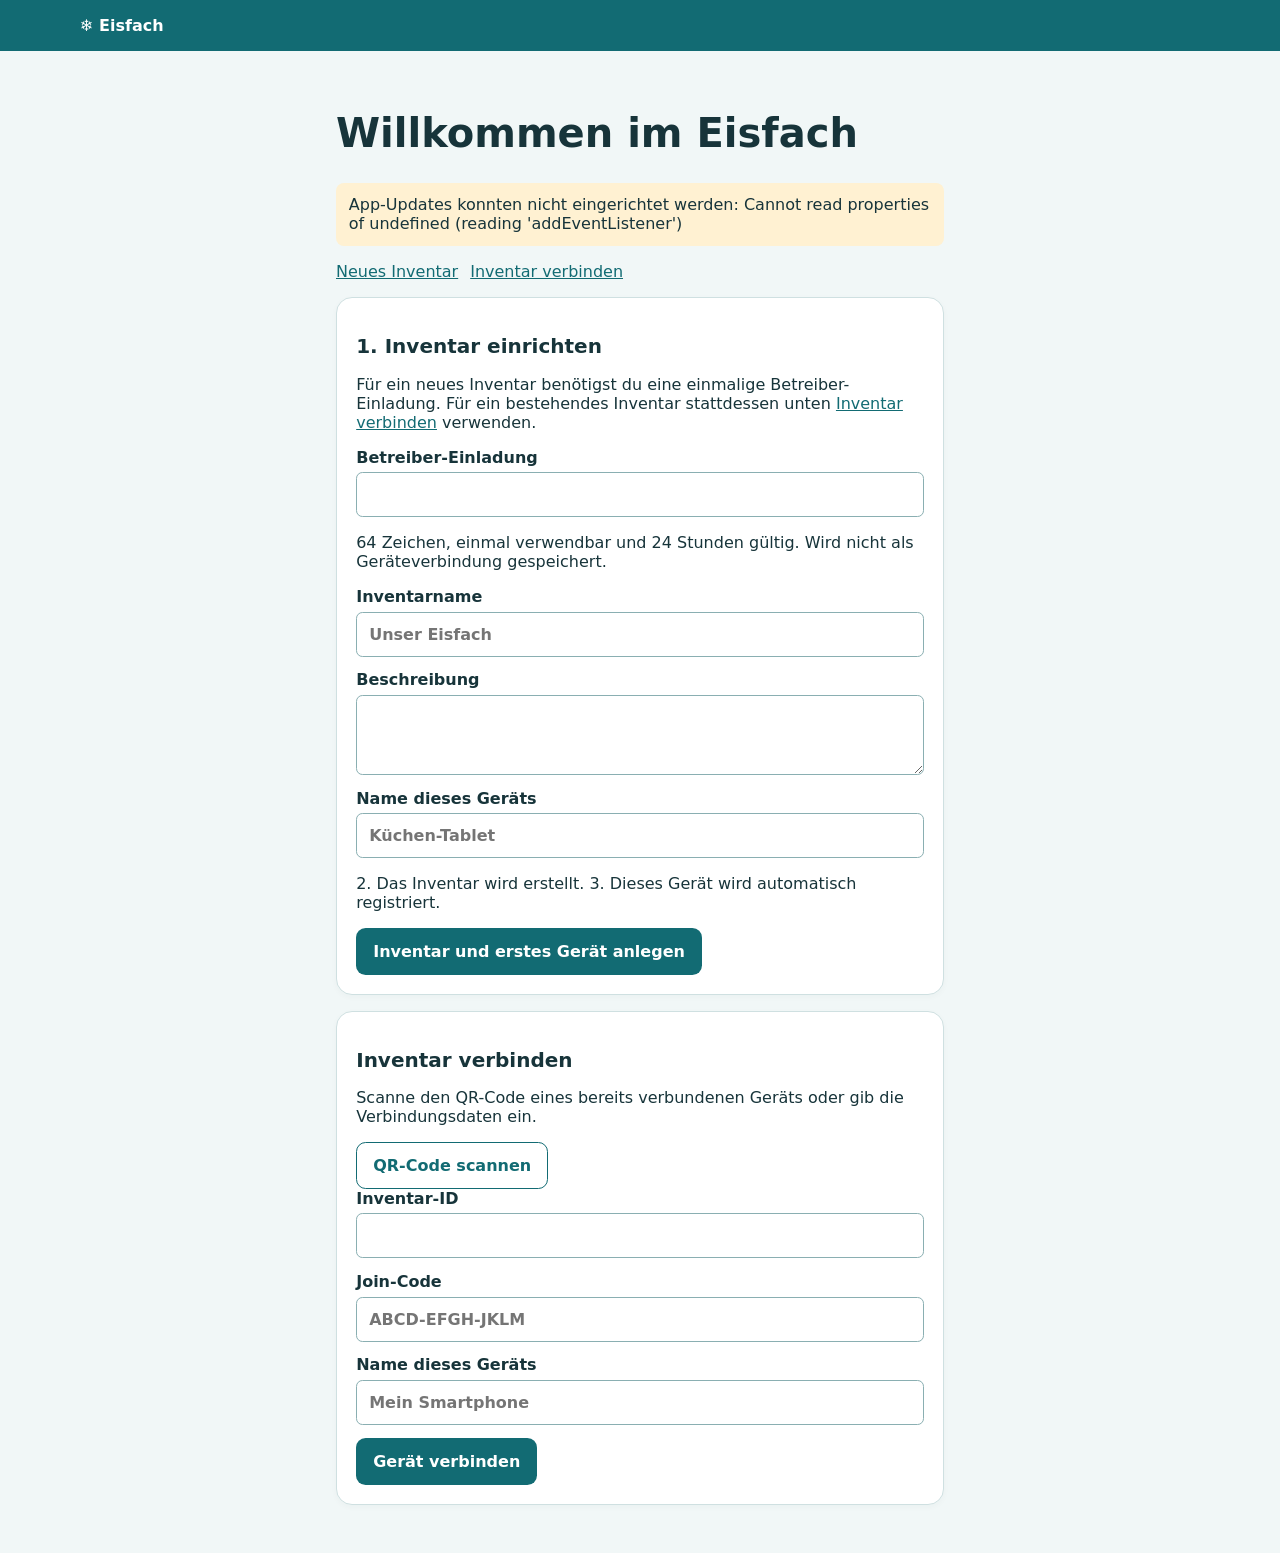
<file: index.html>
<!doctype html>
<html lang="de">
<head>
  <meta charset="utf-8">
  <meta name="viewport" content="width=device-width, initial-scale=1">
  <meta name="theme-color" content="#126b73">
  <title>Eisfach</title>
  <link rel="icon" href="./assets/icon.svg" type="image/svg+xml">
  <link rel="manifest" href="./manifest.json">
  <link rel="stylesheet" href="./css/app.css">
  <script type="module" src="./js/app.js"></script>
</head>
<body data-page="home">
  <main class="welcome">
    <img src="./assets/icon.svg" width="88" height="88" alt="">
    <h1>Eisfach</h1>
    <p>Dein Tiefkühlvorrat. Gemeinsam im Blick.</p>
    <p id="status" role="status"></p>
    <a class="button" href="./setup.html">Inventar einrichten</a>
    <a class="button secondary" href="./setup.html?mode=join">Inventar verbinden</a>
  </main>
</body>
</html>
</file>
<file: css/app.css>
:root { color-scheme: light; font-family: system-ui, sans-serif; color: #17343a; background: #f1f7f7; --accent: #126b73; --accent-foreground: #ffffff; --accent-link: #126b73; }
* { box-sizing: border-box; }
body { margin: 0; }
header { background: var(--accent); color: var(--accent-foreground); padding: 1rem max(1rem, calc((100% - 1120px) / 2)); display: flex; flex-wrap: wrap; justify-content: space-between; align-items: center; gap: .25rem 1rem; }
header a { color: var(--accent-foreground); font-weight: 700; text-decoration: none; }
.brand { display: flex; flex-wrap: wrap; align-items: baseline; gap: .3rem .75rem; min-width: 0; }
.brand > a { white-space: nowrap; }
.inventory-name { font-size: .875rem; overflow-wrap: anywhere; }
header nav { flex-shrink: 0; max-width: 100%; margin-left: auto; }
.navigation-shortcuts { display: flex; flex-wrap: wrap; gap: .25rem; }
.navigation-shortcuts a { display: inline-flex; align-items: center; min-height: 44px; padding: .5rem; border-radius: .4rem; }
.navigation-shortcuts a:hover, .navigation-shortcuts a[aria-current="page"] { text-decoration: underline; text-underline-offset: .3rem; }
.navigation-menu { position: relative; }
.navigation-menu summary { cursor: pointer; min-height: 44px; padding: .7rem; font-weight: 600; }
.navigation-links { position: absolute; right: 0; top: 100%; z-index: 10; width: min(280px, calc(100vw - 2rem)); padding: .5rem; border: 1px solid #8aafb2; border-radius: .6rem; background: white; color: #17343a; box-shadow: 0 4px 16px #17343a30; }
.navigation-links a { display: block; min-height: 44px; padding: .7rem; border-radius: .4rem; color: var(--accent-link); }
.navigation-links a:hover, .navigation-links a[aria-current="page"] { background: #e2f1f1; }
.settings-links { padding-left: 1rem; }
main { max-width: 1152px; margin: auto; padding: 1rem; }
main.narrow, .welcome { max-width: 640px; }
.welcome { text-align: center; padding-top: 12vh; }
h1 { font-size: clamp(1.7rem, 5vw, 2.5rem); }
h2 { font-size: 1.25rem; overflow-wrap: anywhere; }
nav, .actions, .toolbar { display: flex; flex-wrap: wrap; gap: .75rem; align-items: center; }
nav { margin-block: .5rem; }
a { color: var(--accent-link); }
button, .button { display: inline-block; border: 1px solid transparent; border-radius: .6rem; padding: .8rem 1rem; background: var(--accent); color: var(--accent-foreground); font: inherit; font-weight: 600; cursor: pointer; text-decoration: none; text-align: center; min-height: 44px; }
.welcome .button { margin: .4rem; }
.secondary { background: white; color: var(--accent-link); border-color: var(--accent-link); }
.danger { background: #a92c36; color: white; }
button:disabled { opacity: .55; cursor: wait; }
.button[aria-disabled="true"] { opacity: .55; }
button:focus-visible, a:focus-visible, input:focus-visible, textarea:focus-visible, select:focus-visible, summary:focus-visible { outline: 3px solid #d78500; outline-offset: 3px; }
label { display: block; font-weight: 600; margin-bottom: .85rem; }
input, textarea, select { display: block; width: 100%; padding: .75rem; margin-top: .35rem; border: 1px solid #8aafb2; border-radius: .4rem; font: inherit; background: white; color: #17343a; }
textarea { min-height: 80px; resize: vertical; }
input[type="color"] { width: 100%; max-width: 12rem; height: 3rem; padding: .25rem; cursor: pointer; }
.checkbox-label { display: flex; align-items: center; gap: .6rem; min-height: 44px; }
.checkbox-label input { width: auto; margin: 0; }
.toolbar { align-items: end; margin-bottom: 1rem; }
.toolbar label { flex: 1 1 180px; margin: 0; }
.toolbar .checkbox-label { flex: 0 0 auto; align-self: center; }
.category-filters { display: flex; flex-wrap: wrap; gap: .5rem; margin-bottom: 1rem; }
.category-filters button { max-width: 100%; padding: .5rem .85rem; overflow-wrap: anywhere; background: white; color: var(--accent-link); border-color: var(--accent-link); }
.category-filters button[aria-pressed="true"] { background: var(--accent); color: var(--accent-foreground); }
.card { background: white; border: 1px solid #cfe0e1; border-radius: 1rem; padding: 1.2rem; margin-block: 1rem; box-shadow: 0 2px 6px #17343a08; overflow-wrap: anywhere; }
.grid { display: grid; grid-template-columns: repeat(auto-fit, minmax(min(100%, 300px), 1fr)); gap: 1rem; }
.grid .card { margin: 0; }
.category-group { grid-column: 1 / -1; min-width: 0; }
.category-group .card h3 { font-size: 1.25rem; overflow-wrap: anywhere; }
.catalog-card { padding: .85rem; }
.catalog-card h3 { margin: 0 0 .4rem; }
.catalog-card p { margin: 0 0 .65rem; }
.compact-actions { gap: .4rem; }
.compact-actions button { padding: .4rem .65rem; font-size: .875rem; }
#items.compact-list .category-group > .grid { grid-template-columns: minmax(0, 1fr); gap: 0; }
.compact-list .catalog-card { padding: .35rem 0; border: 0; border-bottom: 1px solid #cfe0e1; border-radius: 0; box-shadow: none; }
.compact-row { display: flex; flex-wrap: wrap; align-items: center; gap: .75rem; min-width: 0; }
.compact-name { min-width: 0; overflow: hidden; text-overflow: ellipsis; white-space: nowrap; }
.compact-row .compact-actions { display: flex; flex: 0 0 auto; gap: .65rem; }
.compact-actions .text-link { min-height: 0; padding: 0; background: none; color: var(--accent-link); font-weight: 400; text-decoration: underline; }
.stock-card { display: flex; align-items: start; gap: .85rem; padding: .85rem; }
.stock-preview { flex: 0 0 96px; width: 96px; min-height: 96px; overflow-wrap: anywhere; font-size: .8rem; color: #49666c; }
.stock-preview img { display: block; width: 96px; height: 96px; object-fit: contain; border-radius: .4rem; }
.stock-info { min-width: 0; }
.stock-info h3 { margin: 0 0 .4rem; }
.stock-info p { margin: .25rem 0; }
.stock-name { background: none; color: var(--accent-link); padding: 0; text-align: left; overflow-wrap: anywhere; }
.stock-name:hover { text-decoration: underline; }
.stock-detail-image { width: min(100%, 192px); min-height: 192px; color: #49666c; }
.stock-detail-image img { display: block; width: 100%; height: 192px; object-fit: contain; border-radius: .6rem; }
.stock-image-zoom, .stock-image-close { display: block; width: 100%; padding: 0; border: 0; background: none; }
.stock-image-zoom { cursor: zoom-in; }
dialog.stock-image-viewer { width: fit-content; max-width: 94vw; padding: .5rem; }
.stock-image-close { cursor: zoom-out; }
.stock-image-close img { display: block; width: auto; height: auto; max-width: calc(94vw - 1rem - 2px); max-height: calc(90dvh - 1rem - 2px); object-fit: contain; }
#stock-subtitle { font-size: .875rem; }
.stock-description { white-space: pre-wrap; overflow-wrap: anywhere; }
.stock-quantity-actions { display: flex; flex-wrap: wrap; align-items: end; gap: .75rem; margin-bottom: 1rem; }
.stock-quantity { min-width: 0; }
.stock-quantity label { margin-bottom: .5rem; }
.stock-quantity .quantity-control { margin-bottom: 0; }
.stock-quantity input { width: 5rem; }
#stock-position-actions { min-width: 0; }
#sorting-controls { border: 0; padding: 0; margin: 0; min-width: 0; }
.sorting-list { padding-left: 1.5rem; }
.sorting-row { padding: .4rem 0; overflow-wrap: anywhere; }
.sorting-row .actions { margin-top: .25rem; }
.columns { display: grid; grid-template-columns: 1fr 1fr; gap: 1rem; }
.product-pack-fields { grid-template-columns: repeat(2, minmax(0, 1fr)); align-items: end; }
.product-pack-fields > label { min-width: 0; }
.product-rating { border: 0; padding: 0; margin: 0 0 1rem; min-width: 0; }
.product-rating legend { font-weight: 600; }
.rating-stars { display: flex; }
.rating-stars label { position: relative; margin: 0; cursor: pointer; }
.rating-stars input { position: absolute; width: 1px; height: 1px; padding: 0; margin: 0; opacity: 0; }
.rating-stars span { display: block; min-width: 44px; min-height: 44px; text-align: center; font-size: 2rem; color: #8aafb2; }
.rating-stars label:has(input:checked) span, .rating-stars label:has(~ label input:checked) span { color: var(--accent-link); }
.rating-stars input:focus-visible + span { outline: 3px solid #d78500; outline-offset: -3px; border-radius: .4rem; }
.rating-options { display: flex; flex-wrap: wrap; gap: 1rem; }
.rating-options label { margin: 0; }
.muted { color: #49666c; }
body[data-page="bulk-edit"] main { max-width: none; }
.bulk-table-scroll { overflow-x: auto; margin-bottom: 1rem; }
.bulk-table { width: 100%; border-collapse: collapse; }
.bulk-table caption { text-align: left; margin-bottom: .75rem; }
.bulk-table th, .bulk-table td { padding: .6rem; text-align: left; vertical-align: top; border: 1px solid #cfe0e1; }
.bulk-table thead th { background: #e2f1f1; }
.bulk-table tbody th { min-width: 13rem; }
.bulk-table tbody th span { display: block; margin-top: .35rem; font-size: .875rem; font-weight: 400; }
.bulk-table input, .bulk-table textarea { margin: 0; min-width: 10rem; }
.bulk-table textarea { min-width: 24rem; min-height: 10rem; }
.bulk-row-status { min-width: 14rem; }
.bulk-row-error { background: #fff1d2; }
.order-list { overflow-x: auto; margin-top: 1rem; }
.order-table { width: 100%; border-collapse: collapse; background: white; }
.order-table caption { text-align: left; font-size: .875rem; margin-bottom: .5rem; color: #49666c; }
.order-table th, .order-table td { padding: .5rem; text-align: left; border-bottom: 1px solid #cfe0e1; }
.order-table tbody th { min-width: 10rem; overflow-wrap: anywhere; }
.order-table tbody th span { display: block; font-size: .8rem; font-weight: 400; }
.order-table .quantity-control { margin: 0; gap: .25rem; }
.order-table .quantity { font-size: 1rem; font-variant-numeric: tabular-nums; }
.order-table .order-price { text-align: right; white-space: nowrap; font-variant-numeric: tabular-nums; }
.order-table tfoot th { text-align: right; }
.order-table tfoot th, .order-table tfoot td { border-top: 2px solid #8aafb2; font-weight: 700; }
.order-table .actions { flex-wrap: nowrap; }
#bulk-fields { border: 0; padding: 0; margin: 0; min-width: 0; }
.bulk-legend { font-weight: 600; margin-bottom: .75rem; }
.quantity { font-weight: 700; font-size: 1.3rem; padding: 0 .5rem; }
.quantity-control { display: flex; align-items: center; gap: .5rem; margin-bottom: 1rem; }
.quantity-control input { min-width: 0; margin: 0; }
.quantity-control button { flex-shrink: 0; min-width: 44px; }
.notice, #status:not(:empty), #editor-status:not(:empty), #stock-status:not(:empty), #stock-action-status:not(:empty) { padding: .8rem; background: #fff1d2; border-radius: .5rem; }
.update-notice { display: flex; flex-wrap: wrap; align-items: center; gap: .75rem; margin-bottom: 1rem; }
.update-notice p { flex: 1 1 16rem; margin: 0; }
dialog { max-width: min(94vw, 600px); width: 100%; max-height: 90dvh; border: 1px solid #8aafb2; border-radius: 1rem; padding: 1.25rem; }
#stock-dialog { max-width: min(94vw, 800px); }
dialog::backdrop { background: #102f38a8; }
.images { display: flex; flex-wrap: wrap; gap: .75rem; }
.images figure { margin: 0; max-width: 240px; }
.images img { width: 100%; border-radius: .5rem; }
.images button { margin-top: .4rem; }
.code { font-family: ui-monospace, monospace; overflow-wrap: anywhere; font-size: 1.2rem; }
svg { max-width: 100%; height: auto; }
video { display: block; width: 100%; max-height: 55vh; background: black; margin-bottom: 1rem; }
[hidden] { display: none !important; }
@media (min-width: 700px) {
  main { padding: 2rem 1rem; }
  dialog.stock-image-viewer { width: 94vw; }
  .stock-image-close img { width: 100%; height: calc(90dvh - 1rem - 2px); }
}
</file>
